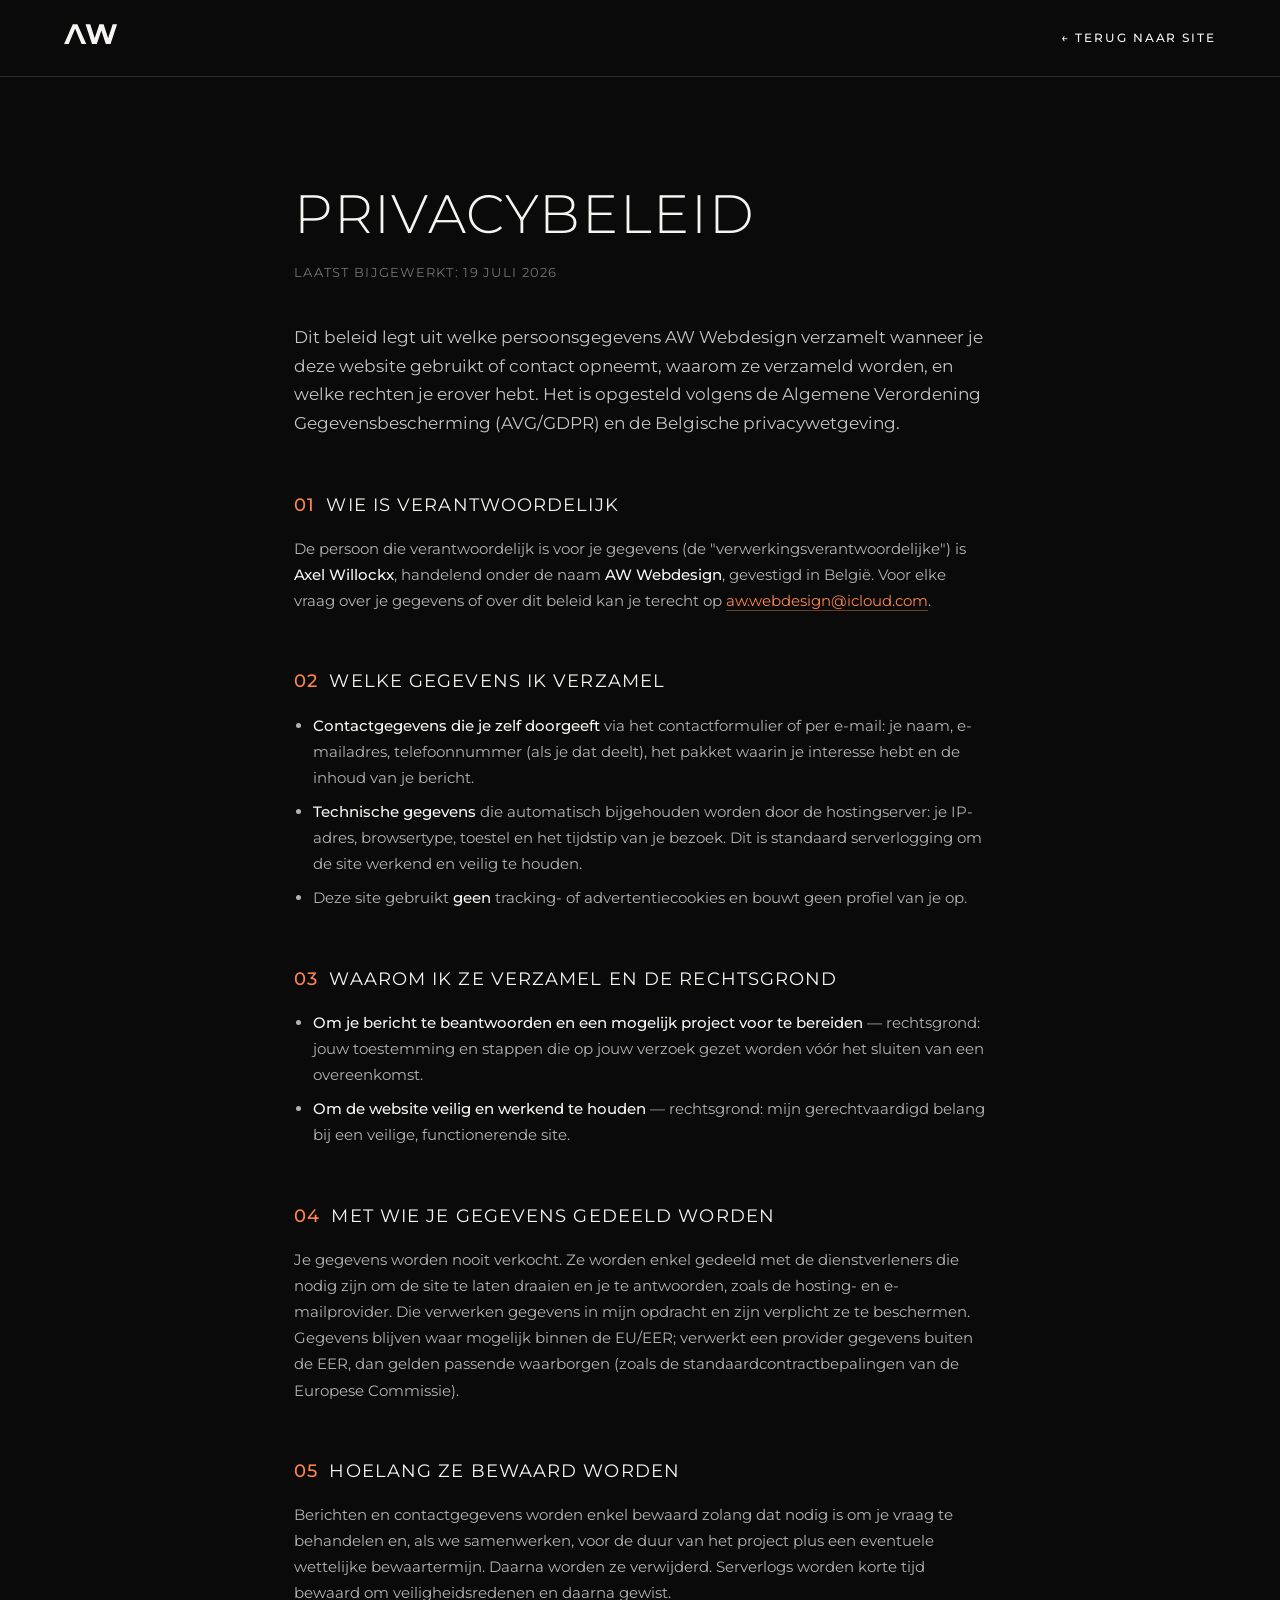
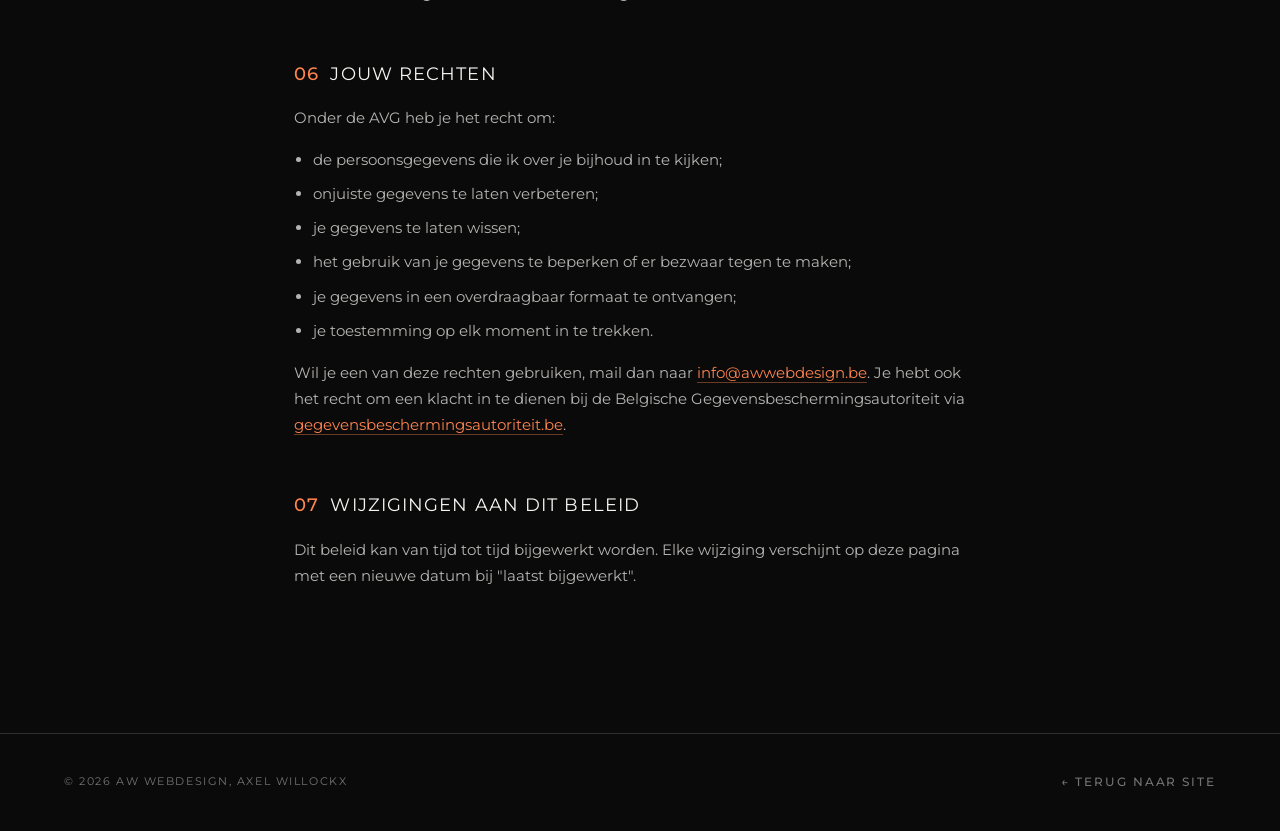
<file: privacy.html>
<!doctype html>
<html lang="nl">
<head>
<meta charset="utf-8">
<meta name="viewport" content="width=device-width, initial-scale=1">
<link rel="apple-touch-icon" sizes="180x180" href="/apple-touch-icon.png">
<link rel="icon" type="image/png" sizes="32x32" href="/favicon-32x32.png">
<link rel="icon" type="image/png" sizes="16x16" href="/favicon-16x16.png">
<link rel="icon" href="/favicon.ico" sizes="any">
<link rel="manifest" href="/site.webmanifest">
<meta name="theme-color" content="#0a0a0a">
<link rel="canonical" href="https://www.awwebdesign.be/privacy.html">
<title>Privacybeleid — AW Webdesign</title>
<meta name="description" content="Privacybeleid van AW Webdesign, Axel Willockx. Hoe je gegevens verzameld, gebruikt en beschermd worden onder de AVG.">
<meta name="robots" content="noindex">
<link rel="preconnect" href="https://fonts.googleapis.com">
<link rel="preconnect" href="https://fonts.gstatic.com" crossorigin>
<link href="https://fonts.googleapis.com/css2?family=Montserrat:ital,wght@0,100..900;1,100..900&display=swap" rel="stylesheet">
<style>
  :root{--black:#0a0a0a;--white:#f6f5f2;--orange:#ff844f;--pad:clamp(1.5rem,5vw,5rem)}
  *{margin:0;padding:0;box-sizing:border-box}
  body{background:var(--black);color:var(--white);font-family:Montserrat,sans-serif;
    -webkit-font-smoothing:antialiased;line-height:1.7}
  a{color:inherit}
  ::selection{background:var(--orange);color:var(--white)}
  header{display:flex;justify-content:space-between;align-items:center;
    padding:1.5rem var(--pad);border-bottom:1px solid rgba(246,245,242,.16)}
  .mark{height:20px}
  .mark polyline{stroke:var(--white);stroke-width:16;fill:none;stroke-linecap:round;stroke-linejoin:round}
  .back{font-size:.75rem;font-weight:500;letter-spacing:.16em;text-transform:uppercase;
    text-decoration:none;transition:color .3s}
  .back:hover{color:var(--orange)}
  main{max-width:820px;margin:0 auto;padding:12vh var(--pad) 16vh}
  h1{font-weight:300;text-transform:uppercase;letter-spacing:.03em;
    font-size:clamp(2rem,5vw,3.4rem);line-height:1.05}
  .updated{margin-top:1.2rem;font-size:.8rem;letter-spacing:.1em;text-transform:uppercase;
    color:rgba(246,245,242,.45)}
  .intro{margin-top:2.5rem;font-size:1.05rem;color:rgba(246,245,242,.8)}
  h2{margin-top:3.2rem;font-weight:400;text-transform:uppercase;letter-spacing:.06em;
    font-size:1.15rem;color:var(--white)}
  h2 .n{color:var(--orange);margin-right:.7rem;font-weight:500}
  p{margin-top:1rem;color:rgba(246,245,242,.72);font-size:.96rem}
  ul{margin:1rem 0 0 1.2rem;color:rgba(246,245,242,.72);font-size:.96rem}
  li{margin-top:.5rem}
  a.inline{color:var(--orange);text-decoration:none;border-bottom:1px solid rgba(255,132,79,.4)}
  strong{color:var(--white);font-weight:500}
  footer{border-top:1px solid rgba(246,245,242,.16);padding:2.4rem var(--pad);
    font-size:.7rem;letter-spacing:.14em;text-transform:uppercase;color:rgba(246,245,242,.45);
    display:flex;justify-content:space-between;flex-wrap:wrap;gap:1rem}
</style>
</head>
<body>
<header>
  <a href="index.html" aria-label="AW startpagina"><svg class="mark" viewBox="0 0 1016 382" fill="none" aria-label="AW"><path fill="currentColor" d="M 213 3 L 170 3 169 5 L 168 7 88 186 L 8 366 5 372 L 2 379 3 379 L 3 380 47 380 L 90 380 96 366 L 102 352 135 273 L 168 195 190 142 L 212 90 213 90 L 213 90 229 126 L 244 162 260 202 L 277 242 294 283 L 312 324 323 351 L 334 378 335 379 L 336 380 380 380 L 424 380 424 378 L 423 377 354 223 L 286 70 271 37 L 256 4 213 3 M 456 3 L 411 3 411 4 L 412 5 429 59 L 447 113 462 159 L 478 206 497 264 L 516 323 526 351 L 535 380 582 380 L 628 380 628 380 L 628 379 669 257 L 710 135 712 130 L 713 125 714 126 L 715 127 725 160 L 736 193 739 203 L 743 213 753 243 L 762 273 769 294 L 776 316 779 323 L 781 330 789 354 L 796 378 797 379 L 798 380 844 380 L 890 380 892 375 L 894 370 902 345 L 910 321 919 292 L 929 263 945 215 L 960 167 970 138 L 979 109 989 80 L 998 52 1006 28 L 1013 5 1014 4 L 1014 3 972 3 L 931 3 928 10 L 926 18 914 54 L 902 90 881 155 L 859 221 851 244 L 844 268 843 268 L 842 269 840 261 L 837 253 827 223 L 818 194 812 176 L 806 158 797 128 L 787 98 786 95 L 785 93 776 66 L 768 39 762 21 L 756 4 716 3 L 675 3 673 10 L 671 17 634 127 L 597 238 593 251 L 588 264 587 266 L 586 267 583 256 L 579 246 573 227 L 567 209 564 198 L 560 187 552 160 L 543 133 539 119 L 534 106 525 79 L 517 52 513 41 L 510 30 506 17 L 501 4 456 3"/></svg></a>
  <a class="back" href="index.html">← Terug naar site</a>
</header>

<main>
  <h1>Privacybeleid</h1>
  <p class="updated">Laatst bijgewerkt: 19 juli 2026</p>
  <p class="intro">Dit beleid legt uit welke persoonsgegevens AW Webdesign verzamelt wanneer je deze website gebruikt of contact opneemt, waarom ze verzameld worden, en welke rechten je erover hebt. Het is opgesteld volgens de Algemene Verordening Gegevensbescherming (AVG/GDPR) en de Belgische privacywetgeving.</p>

  <h2><span class="n">01</span>Wie is verantwoordelijk</h2>
  <p>De persoon die verantwoordelijk is voor je gegevens (de "verwerkingsverantwoordelijke") is <strong>Axel Willockx</strong>, handelend onder de naam <strong>AW Webdesign</strong>, gevestigd in België. Voor elke vraag over je gegevens of over dit beleid kan je terecht op <a class="inline" href="mailto:aw.webdesign@icloud.com">aw.webdesign@icloud.com</a>.</p>

  <h2><span class="n">02</span>Welke gegevens ik verzamel</h2>
  <ul>
    <li><strong>Contactgegevens die je zelf doorgeeft</strong> via het contactformulier of per e-mail: je naam, e-mailadres, telefoonnummer (als je dat deelt), het pakket waarin je interesse hebt en de inhoud van je bericht.</li>
    <li><strong>Technische gegevens</strong> die automatisch bijgehouden worden door de hostingserver: je IP-adres, browsertype, toestel en het tijdstip van je bezoek. Dit is standaard serverlogging om de site werkend en veilig te houden.</li>
    <li>Deze site gebruikt <strong>geen</strong> tracking- of advertentiecookies en bouwt geen profiel van je op.</li>
  </ul>

  <h2><span class="n">03</span>Waarom ik ze verzamel en de rechtsgrond</h2>
  <ul>
    <li><strong>Om je bericht te beantwoorden en een mogelijk project voor te bereiden</strong> — rechtsgrond: jouw toestemming en stappen die op jouw verzoek gezet worden vóór het sluiten van een overeenkomst.</li>
    <li><strong>Om de website veilig en werkend te houden</strong> — rechtsgrond: mijn gerechtvaardigd belang bij een veilige, functionerende site.</li>
  </ul>

  <h2><span class="n">04</span>Met wie je gegevens gedeeld worden</h2>
  <p>Je gegevens worden nooit verkocht. Ze worden enkel gedeeld met de dienstverleners die nodig zijn om de site te laten draaien en je te antwoorden, zoals de hosting- en e-mailprovider. Die verwerken gegevens in mijn opdracht en zijn verplicht ze te beschermen. Gegevens blijven waar mogelijk binnen de EU/EER; verwerkt een provider gegevens buiten de EER, dan gelden passende waarborgen (zoals de standaardcontractbepalingen van de Europese Commissie).</p>

  <h2><span class="n">05</span>Hoelang ze bewaard worden</h2>
  <p>Berichten en contactgegevens worden enkel bewaard zolang dat nodig is om je vraag te behandelen en, als we samenwerken, voor de duur van het project plus een eventuele wettelijke bewaartermijn. Daarna worden ze verwijderd. Serverlogs worden korte tijd bewaard om veiligheidsredenen en daarna gewist.</p>

  <h2><span class="n">06</span>Jouw rechten</h2>
  <p>Onder de AVG heb je het recht om:</p>
  <ul>
    <li>de persoonsgegevens die ik over je bijhoud in te kijken;</li>
    <li>onjuiste gegevens te laten verbeteren;</li>
    <li>je gegevens te laten wissen;</li>
    <li>het gebruik van je gegevens te beperken of er bezwaar tegen te maken;</li>
    <li>je gegevens in een overdraagbaar formaat te ontvangen;</li>
    <li>je toestemming op elk moment in te trekken.</li>
  </ul>
  <p>Wil je een van deze rechten gebruiken, mail dan naar <a class="inline" href="mailto:info@awwebdesign.be">info@awwebdesign.be</a>. Je hebt ook het recht om een klacht in te dienen bij de Belgische Gegevensbeschermingsautoriteit via <a class="inline" href="https://www.gegevensbeschermingsautoriteit.be" target="_blank" rel="noopener">gegevensbeschermingsautoriteit.be</a>.</p>

  <h2><span class="n">07</span>Wijzigingen aan dit beleid</h2>
  <p>Dit beleid kan van tijd tot tijd bijgewerkt worden. Elke wijziging verschijnt op deze pagina met een nieuwe datum bij "laatst bijgewerkt".</p>
</main>

<footer>
  <span>© 2026 AW Webdesign, Axel Willockx</span>
  <a class="back" href="index.html">← Terug naar site</a>
</footer>
</body>
</html>
</file>
